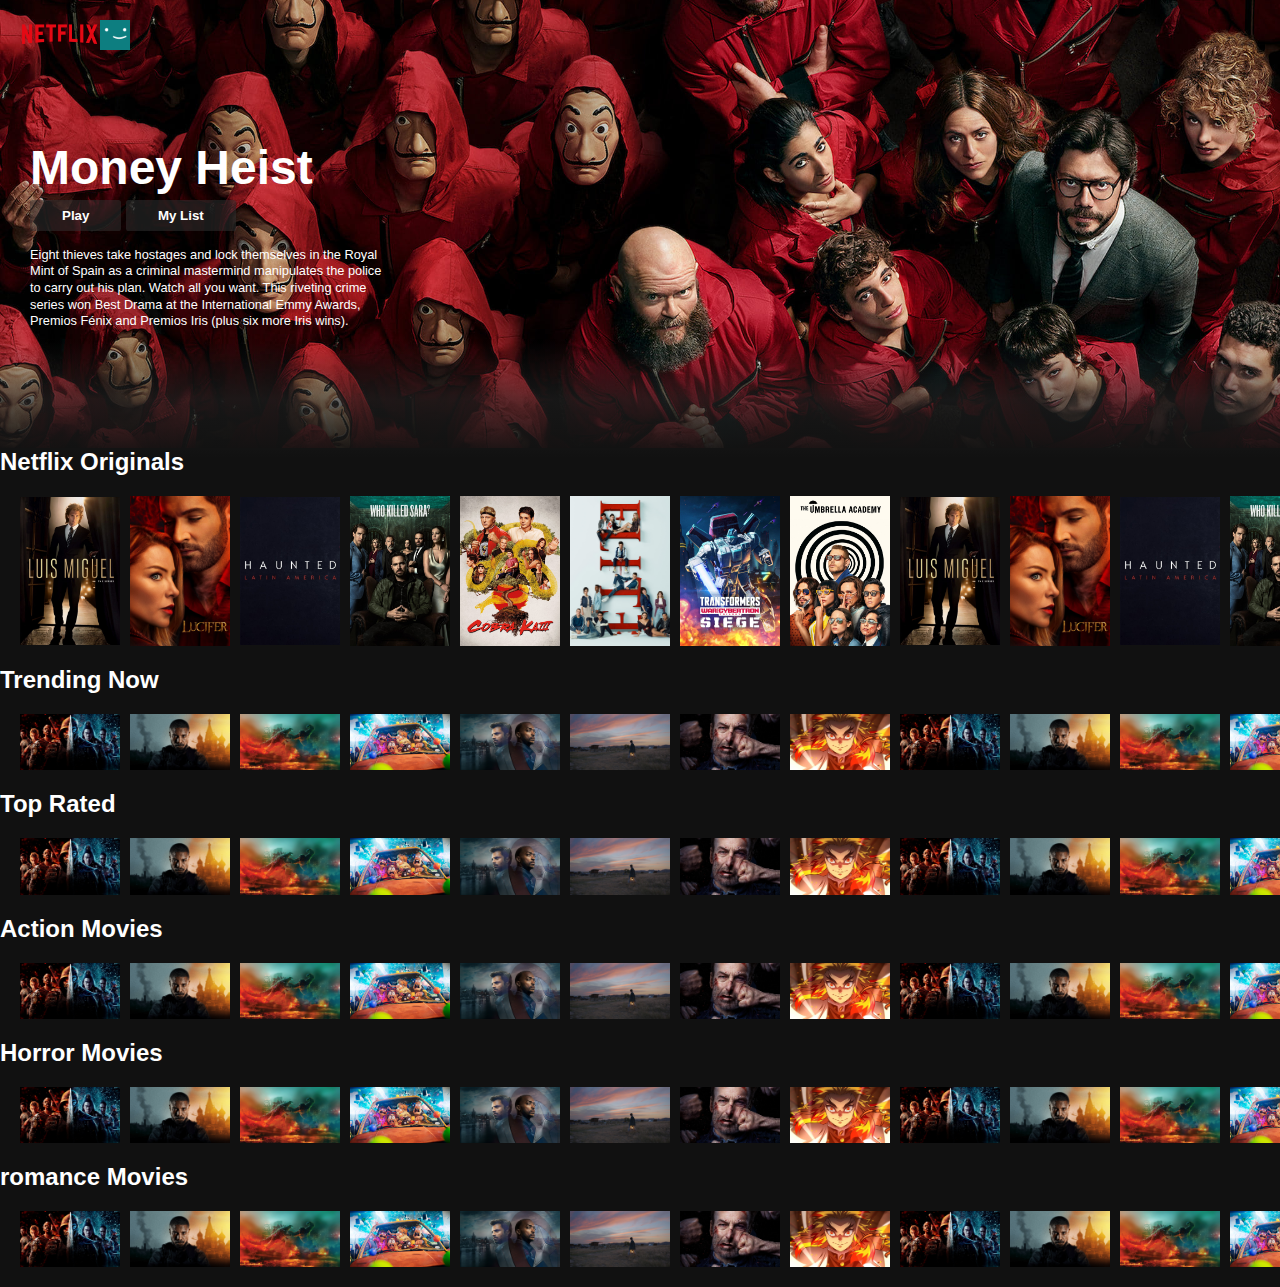
<file: Netflix Clone/index.html>
<!DOCTYPE html>
<html lang="en">
<head>
    <meta charset="UTF-8">
    <meta http-equiv="X-UA-Compatible" content="IE=edge">
    <meta name="viewport" content="width=device-width, initial-scale=1.0">
    <title>Netflix Clone</title>
    <link rel="stylesheet" href="style.css">
</head>
<body>
    <div class="nav" id="nav">
        <img src="images/netflix-logo.png"alt="netflix-logo" class="nav_logo"/>
        <img src="images/netflix-avatar.png" alt="netflix-avatar" class="nav_avatar">
    </div>
    
    <!--header-->
    <div class="banner">
        <div class="banner_contents">
            <h1 class="banner_title">Money Heist</h1>
            <div class="banner_buttons">
                <button class="banner_button">Play</button>
                <button class="banner_button">My List</button>
            </div>
            <div class="banner_description">
                Eight thieves take hostages and lock themselves in the Royal Mint of Spain as a criminal mastermind 
                manipulates the police to carry out his plan. Watch all you want. This riveting crime series won Best 
                Drama at the International Emmy Awards, Premios Fénix and Premios Iris (plus six more Iris wins).
            </div>
        </div>
        <div class="banner_fadebottom"></div>
    </div>


    <!-- Netflix Originals -->
    <div class="row">
        <h2>Netflix Originals</h2>
            <div class="row__posters">
                <img src="images/large-movie1.jpg"alt="" class="row_poster row_posterlarge">
                <img src="images/large-movie2.jpg"alt="" class="row_poster row_posterlarge">
                <img src="images/large-movie3.jpg"alt="" class="row_poster row_posterlarge">
                <img src="images/large-movie4.jpg"alt="" class="row_poster row_posterlarge">
                <img src="images/large-movie5.jpg"alt="" class="row_poster row_posterlarge">
                <img src="images/large-movie6.jpg"alt="" class="row_poster row_posterlarge">
                <img src="images/large-movie7.jpg"alt="" class="row_poster row_posterlarge">
                <img src="images/large-movie8.jpg"alt="" class="row_poster row_posterlarge">
                <img src="images/large-movie1.jpg"alt="" class="row_poster row_posterlarge">
                <img src="images/large-movie2.jpg"alt="" class="row_poster row_posterlarge">
                <img src="images/large-movie3.jpg"alt="" class="row_poster row_posterlarge">
                <img src="images/large-movie4.jpg"alt="" class="row_poster row_posterlarge">
                <img src="images/large-movie5.jpg"alt="" class="row_poster row_posterlarge">
                <img src="images/large-movie6.jpg"alt="" class="row_poster row_posterlarge">
                <img src="images/large-movie7.jpg"alt="" class="row_poster row_posterlarge">
                <img src="images/large-movie8.jpg"alt="" class="row_poster row_posterlarge">
            </div>
    <!--trending now-->     
    <div class="row">
        <h2>Trending Now</h2>
            <div class="row__posters">
                <img src="images/small-movie1.jpg"alt="" class="row_poster ">
                <img src="images/small-movie2.jpg"alt="" class="row_poster ">
                <img src="images/small-movie3.jpg"alt="" class="row_poster ">
                <img src="images/small-movie4.jpg"alt="" class="row_poster ">
                <img src="images/small-movie5.jpg"alt="" class="row_poster ">
                <img src="images/small-movie6.jpg"alt="" class="row_poster ">
                <img src="images/small-movie7.jpg"alt="" class="row_poster ">
                <img src="images/small-movie8.jpg"alt="" class="row_poster ">
                <img src="images/small-movie1.jpg"alt="" class="row_poster ">
                <img src="images/small-movie2.jpg"alt="" class="row_poster ">
                <img src="images/small-movie3.jpg"alt="" class="row_poster ">
                <img src="images/small-movie4.jpg"alt="" class="row_poster ">
                <img src="images/small-movie5.jpg"alt="" class="row_poster ">
                <img src="images/small-movie6.jpg"alt="" class="row_poster ">
                <img src="images/small-movie7.jpg"alt="" class="row_poster ">
                <img src="images/small-movie8.jpg"alt="" class="row_poster ">
            </div>
    <!--top rated-->
    <div class="row">
        <h2>Top Rated</h2>
            <div class="row__posters">
                <img src="images/small-movie1.jpg"alt="" class="row_poster ">
                <img src="images/small-movie2.jpg"alt="" class="row_poster ">
                <img src="images/small-movie3.jpg"alt="" class="row_poster ">
                <img src="images/small-movie4.jpg"alt="" class="row_poster ">
                <img src="images/small-movie5.jpg"alt="" class="row_poster ">
                <img src="images/small-movie6.jpg"alt="" class="row_poster ">
                <img src="images/small-movie7.jpg"alt="" class="row_poster ">
                <img src="images/small-movie8.jpg"alt="" class="row_poster ">
                <img src="images/small-movie1.jpg"alt="" class="row_poster ">
                <img src="images/small-movie2.jpg"alt="" class="row_poster ">
                <img src="images/small-movie3.jpg"alt="" class="row_poster ">
                <img src="images/small-movie4.jpg"alt="" class="row_poster ">
                <img src="images/small-movie5.jpg"alt="" class="row_poster ">
                <img src="images/small-movie6.jpg"alt="" class="row_poster ">
                <img src="images/small-movie7.jpg"alt="" class="row_poster ">
                <img src="images/small-movie8.jpg"alt="" class="row_poster ">
                
            </div>
    <!--action movies-->
    <div class="row">
        <h2>Action Movies</h2>
            <div class="row__posters">
                <img src="images/small-movie1.jpg"alt="" class="row_poster ">
                <img src="images/small-movie2.jpg"alt="" class="row_poster ">
                <img src="images/small-movie3.jpg"alt="" class="row_poster ">
                <img src="images/small-movie4.jpg"alt="" class="row_poster ">
                <img src="images/small-movie5.jpg"alt="" class="row_poster ">
                <img src="images/small-movie6.jpg"alt="" class="row_poster ">
                <img src="images/small-movie7.jpg"alt="" class="row_poster ">
                <img src="images/small-movie8.jpg"alt="" class="row_poster ">
                <img src="images/small-movie1.jpg"alt="" class="row_poster ">
                <img src="images/small-movie2.jpg"alt="" class="row_poster ">
                <img src="images/small-movie3.jpg"alt="" class="row_poster ">
                <img src="images/small-movie4.jpg"alt="" class="row_poster ">
                <img src="images/small-movie5.jpg"alt="" class="row_poster ">
                <img src="images/small-movie6.jpg"alt="" class="row_poster ">
                <img src="images/small-movie7.jpg"alt="" class="row_poster ">
                <img src="images/small-movie8.jpg"alt="" class="row_poster ">
            </div>
    <!--horror movies-->
    <div class="row">
        <h2>Horror Movies</h2>
            <div class="row__posters">
                <img src="images/small-movie1.jpg"alt="" class="row_poster ">
                <img src="images/small-movie2.jpg"alt="" class="row_poster ">
                <img src="images/small-movie3.jpg"alt="" class="row_poster ">
                <img src="images/small-movie4.jpg"alt="" class="row_poster ">
                <img src="images/small-movie5.jpg"alt="" class="row_poster ">
                <img src="images/small-movie6.jpg"alt="" class="row_poster ">
                <img src="images/small-movie7.jpg"alt="" class="row_poster ">
                <img src="images/small-movie8.jpg"alt="" class="row_poster ">
                <img src="images/small-movie1.jpg"alt="" class="row_poster ">
                <img src="images/small-movie2.jpg"alt="" class="row_poster ">
                <img src="images/small-movie3.jpg"alt="" class="row_poster ">
                <img src="images/small-movie4.jpg"alt="" class="row_poster ">
                <img src="images/small-movie5.jpg"alt="" class="row_poster ">
                <img src="images/small-movie6.jpg"alt="" class="row_poster ">
                <img src="images/small-movie7.jpg"alt="" class="row_poster ">
                <img src="images/small-movie8.jpg"alt="" class="row_poster ">
            </div>
    <!--romance movies-->
    <div class="row">
        <h2>romance Movies</h2>
            <div class="row__posters">
                <img src="images/small-movie1.jpg"alt="" class="row_poster ">
                <img src="images/small-movie2.jpg"alt="" class="row_poster ">
                <img src="images/small-movie3.jpg"alt="" class="row_poster ">
                <img src="images/small-movie4.jpg"alt="" class="row_poster ">
                <img src="images/small-movie5.jpg"alt="" class="row_poster ">
                <img src="images/small-movie6.jpg"alt="" class="row_poster ">
                <img src="images/small-movie7.jpg"alt="" class="row_poster ">
                <img src="images/small-movie8.jpg"alt="" class="row_poster ">
                <img src="images/small-movie1.jpg"alt="" class="row_poster ">
                <img src="images/small-movie2.jpg"alt="" class="row_poster ">
                <img src="images/small-movie3.jpg"alt="" class="row_poster ">
                <img src="images/small-movie4.jpg"alt="" class="row_poster ">
                <img src="images/small-movie5.jpg"alt="" class="row_poster ">
                <img src="images/small-movie6.jpg"alt="" class="row_poster ">
                <img src="images/small-movie7.jpg"alt="" class="row_poster ">
                <img src="images/small-movie8.jpg"alt="" class="row_poster ">
            </div>
    
    </div>
    <script>
        const nav=document.getElementById('nav');
        window.addEventListener('scroll',()=>{
            if(window.scrollY >=100){
                nav.classList.add('nav_black');
            }
            else{
                nav.classList.remove('nav_black');
            }
        })
    </script>
</body>
</html>
</file>
<file: Netflix Clone/style.css>
*{
    margin:0;
    box-sizing:border-box;
}
body{
    font-family:Arial,Helvetica,sans-serif;
    background-color: #111;
}
.row_poster{
    width: 100px;
    object-fit: contain;
    max-height: 100px;
    margin-right: 10px;
    transition: transform 450ms;
}
.row__posters{
    display: flex;
    overflow-y:hidden ;
    overflow-x:scroll;
    padding:20px;
}
.row_poster:hover{
    transform: scale(1.1);
}
.row__posters::-webkit-scrollbar{
    display: none;
}
.row_posterlarge{
    max-height: 300px;
}
.row_posterlarge:hover{
    transform: scale(1.1);
}
.row{
    color:white;
    
}
.banner{
    background-image: url("images/banner.jpg");
    background-size: cover;
    background-position: center center;
    color:white;
    object-fit: contain;
    height: 448px;
}
.banner_contents{
    margin-left:30px;
    padding-top: 140px;
    height:140px;
}
.banner_title{
    font-size:3rem;
    font-weight: 800;
    padding-bottom:0.3rem;
}
.banner_description{
    width:45rem;
    line-height:1.3;
    padding-top:1rem;
    font-size:0.8rem;
    max-width:360px;
    height:180px;
}
.banner_button{
    cursor:pointer;
    color:#fff;
    outline:none;
    border:none;
    font-weight:700;
    border-radius:0.2vw;
    padding-left:2rem;
    padding-right:2rem;
    padding-top:0.5rem;
    padding-bottom:0.5rem;
    background-color: rgba(51,51,51,0.5);
}
.banner_button:hover{
    background-color: #e6e6e6;
    color:#000;
    transition: all 0.2s;
}
.banner_fadebottom{
    margin-top:200px;
    background-image: linear-gradient(180deg,transparent,rgba(37,37,37,0.61),#111);
    height: 7.4rem;
}
.nav_logo{
    width: 80px;
    object-fit: contain;
}
.nav_avatar{
    width:30px;
    object-fit: contain;
    
}
.nav{
    
    position: fixed;
    top:0;
    width: 100px;
    display: flex;
    justify-content:space-between;
    padding: 20px;
    z-index: 3;
    transition-timing-function: ease-in;
    transition: all 0.5s;
}

.nav_black{
    background-color: #111;
}
</file>
